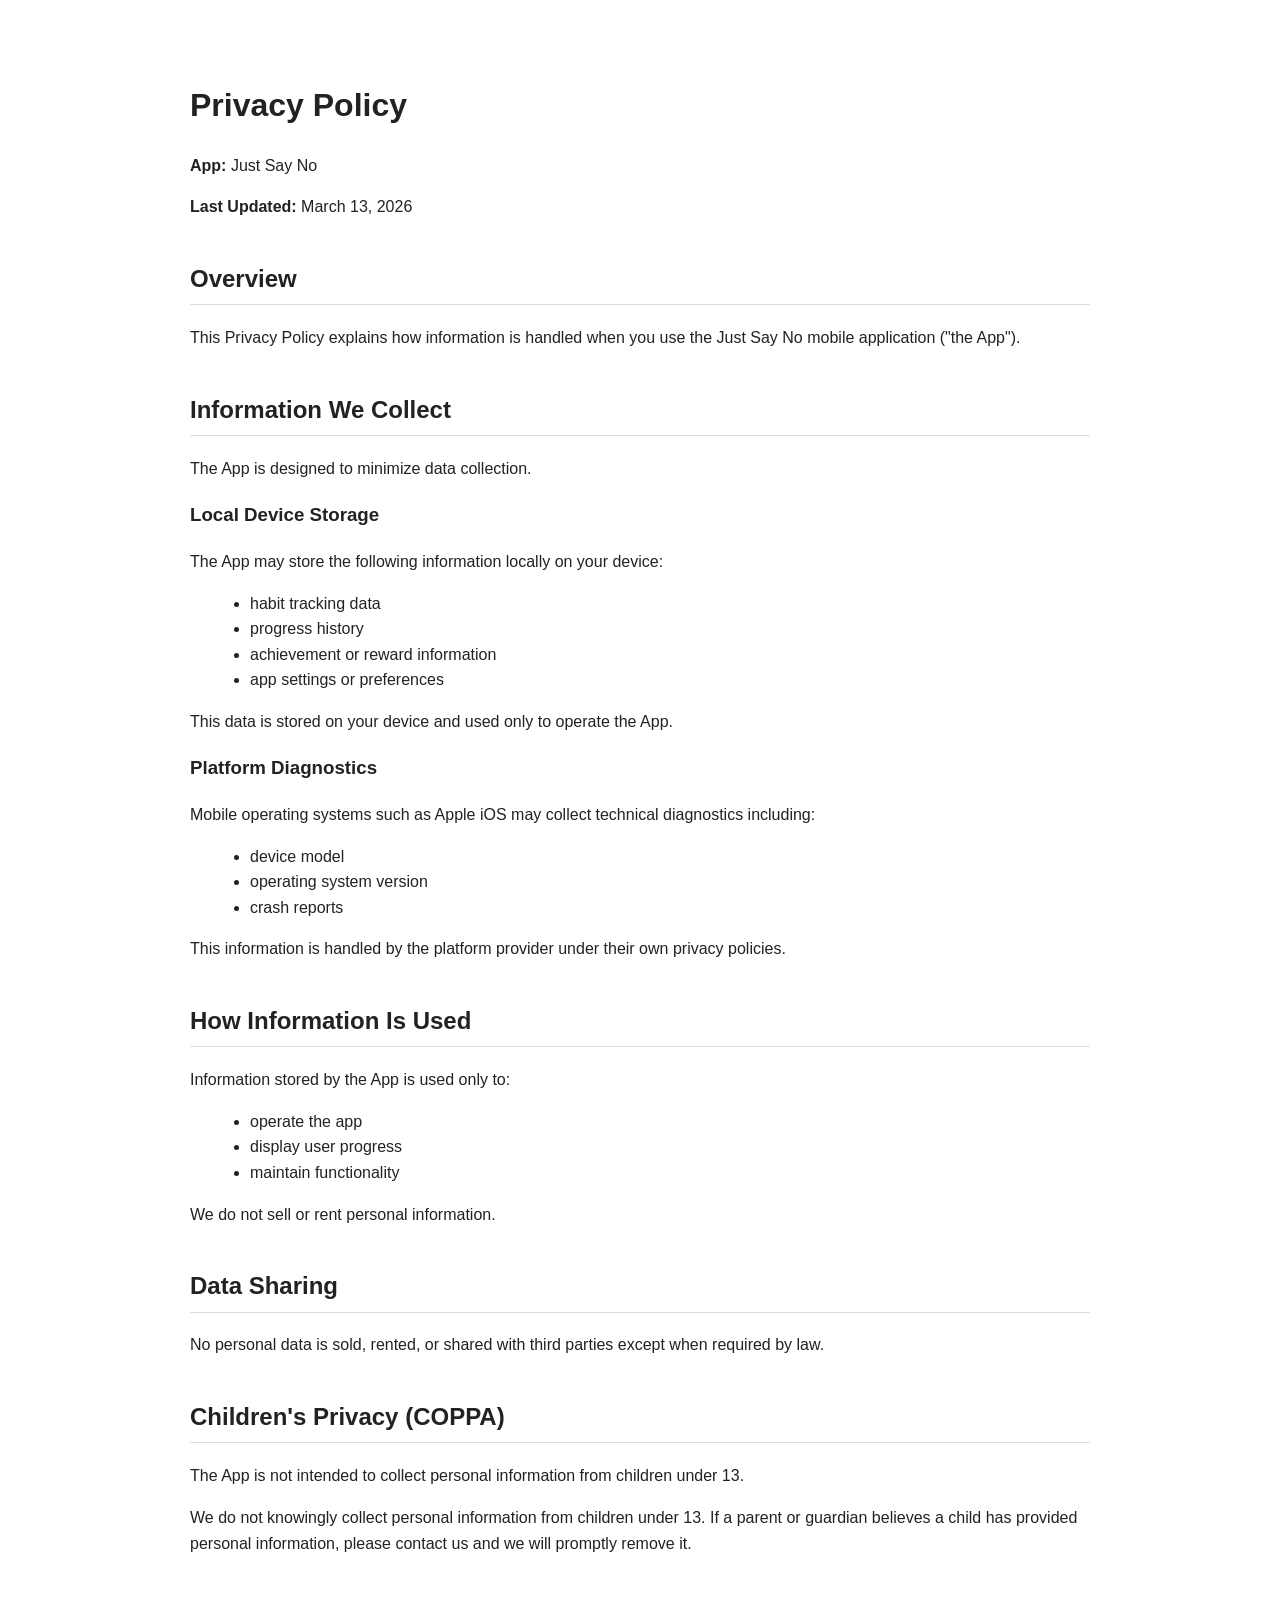
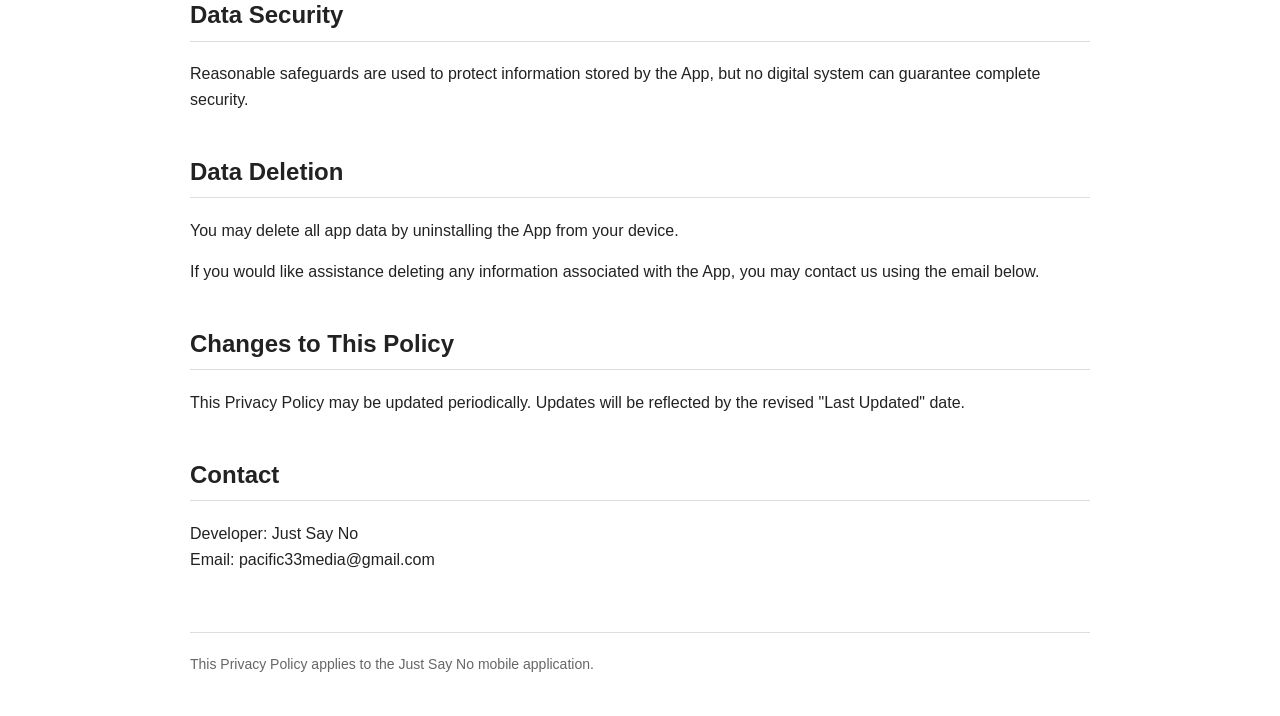
<file: privacy.html>
<!DOCTYPE html>
<html lang="en">
<head>
<meta charset="UTF-8">
<meta name="viewport" content="width=device-width, initial-scale=1.0">
<title>Just Say No – Privacy Policy</title>

<style>
body{
font-family:-apple-system,BlinkMacSystemFont,"Segoe UI",Roboto,Helvetica,Arial,sans-serif;
max-width:900px;
margin:auto;
padding:40px 20px;
line-height:1.6;
color:#222;
background:#fff;
}

h1,h2{
margin-top:40px;
}

h2{
border-bottom:1px solid #ddd;
padding-bottom:6px;
}

ul{
margin-left:20px;
}

footer{
margin-top:60px;
border-top:1px solid #ddd;
padding-top:20px;
font-size:14px;
color:#666;
}
</style>

</head>
<body>

<h1>Privacy Policy</h1>
<p><strong>App:</strong> Just Say No</p>
<p><strong>Last Updated:</strong> March 13, 2026</p>

<h2>Overview</h2>
<p>This Privacy Policy explains how information is handled when you use the Just Say No mobile application ("the App").</p>

<h2>Information We Collect</h2>

<p>The App is designed to minimize data collection.</p>

<h3>Local Device Storage</h3>

<p>The App may store the following information locally on your device:</p>

<ul>
<li>habit tracking data</li>
<li>progress history</li>
<li>achievement or reward information</li>
<li>app settings or preferences</li>
</ul>

<p>This data is stored on your device and used only to operate the App.</p>

<h3>Platform Diagnostics</h3>

<p>Mobile operating systems such as Apple iOS may collect technical diagnostics including:</p>

<ul>
<li>device model</li>
<li>operating system version</li>
<li>crash reports</li>
</ul>

<p>This information is handled by the platform provider under their own privacy policies.</p>

<h2>How Information Is Used</h2>

<p>Information stored by the App is used only to:</p>

<ul>
<li>operate the app</li>
<li>display user progress</li>
<li>maintain functionality</li>
</ul>

<p>We do not sell or rent personal information.</p>

<h2>Data Sharing</h2>

<p>No personal data is sold, rented, or shared with third parties except when required by law.</p>

<h2>Children's Privacy (COPPA)</h2>

<p>The App is not intended to collect personal information from children under 13.</p>

<p>We do not knowingly collect personal information from children under 13. If a parent or guardian believes a child has provided personal information, please contact us and we will promptly remove it.</p>

<h2>Data Security</h2>

<p>Reasonable safeguards are used to protect information stored by the App, but no digital system can guarantee complete security.</p>

<h2>Data Deletion</h2>

<p>You may delete all app data by uninstalling the App from your device.</p>

<p>If you would like assistance deleting any information associated with the App, you may contact us using the email below.</p>

<h2>Changes to This Policy</h2>

<p>This Privacy Policy may be updated periodically. Updates will be reflected by the revised "Last Updated" date.</p>

<h2>Contact</h2>

<p>
Developer: Just Say No<br>
Email: pacific33media@gmail.com
</p>

<footer>
This Privacy Policy applies to the Just Say No mobile application.
</footer>

</body>
</html>
</file>
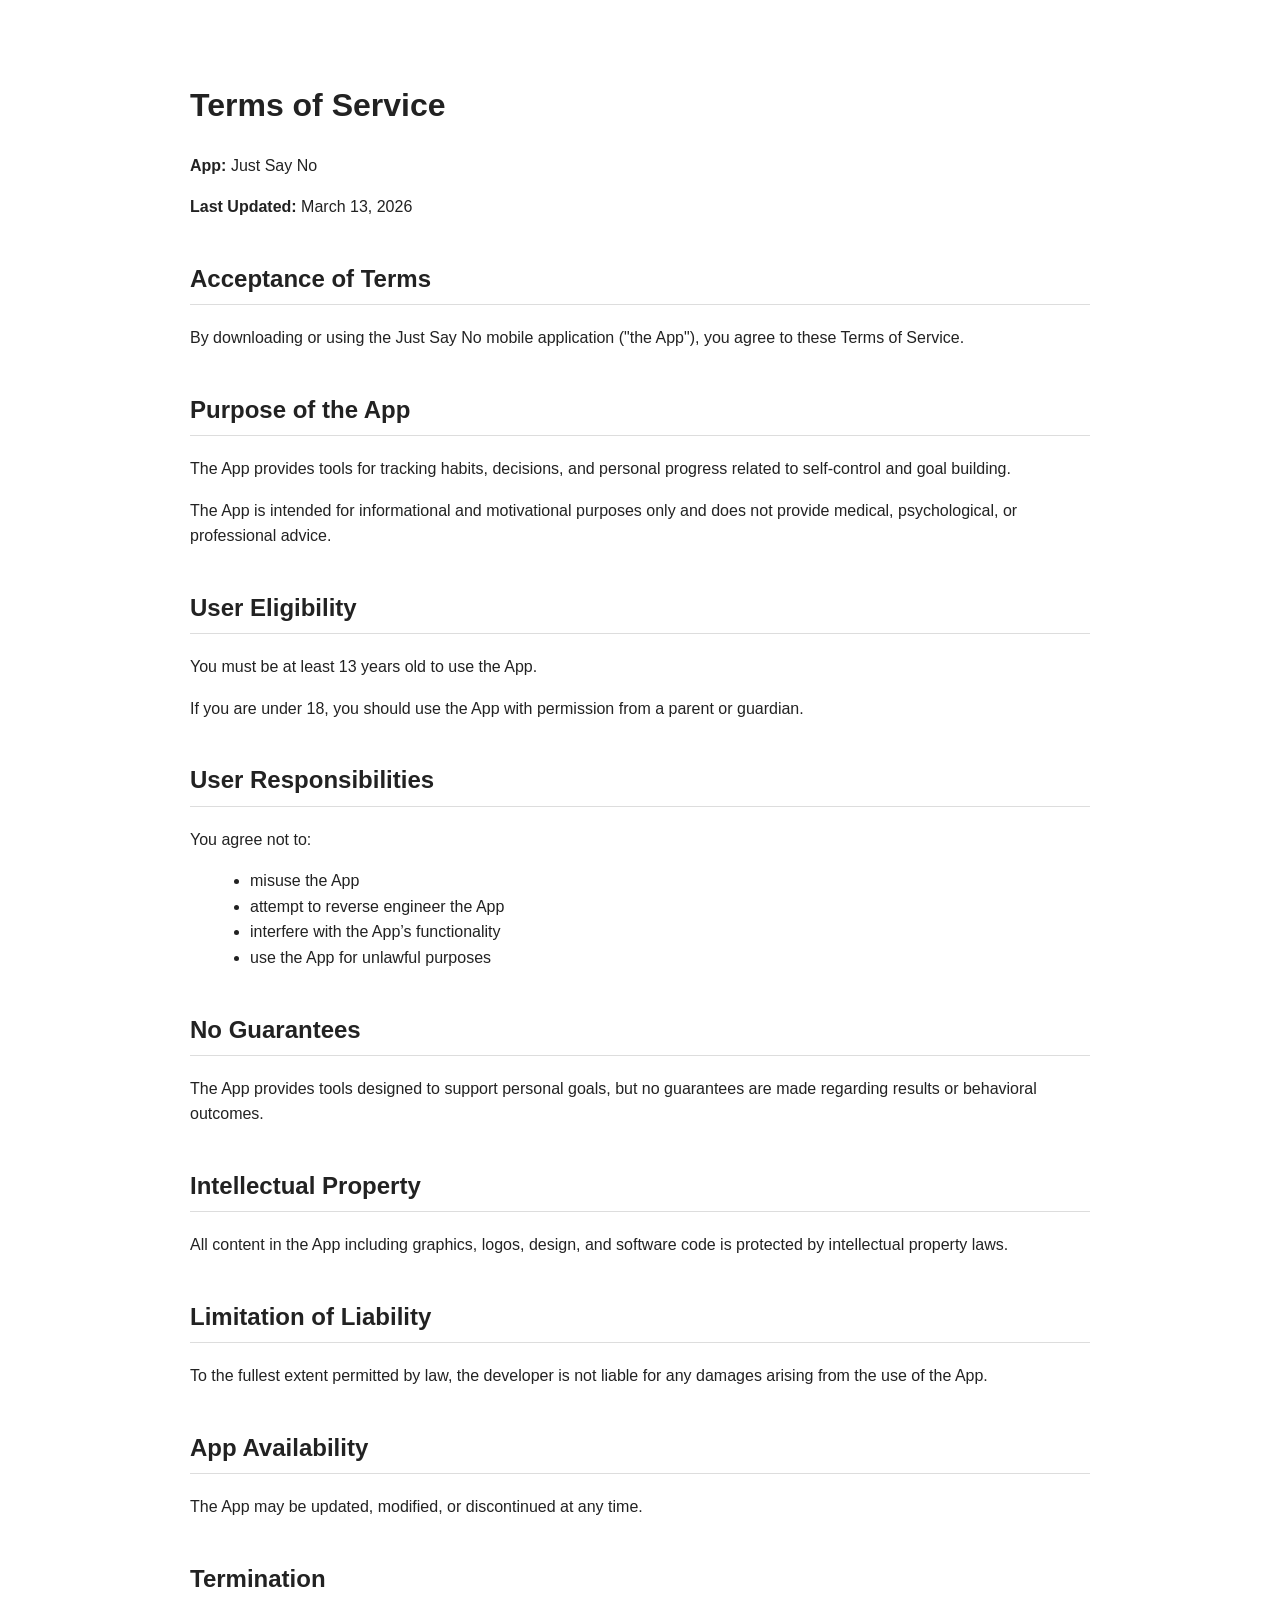
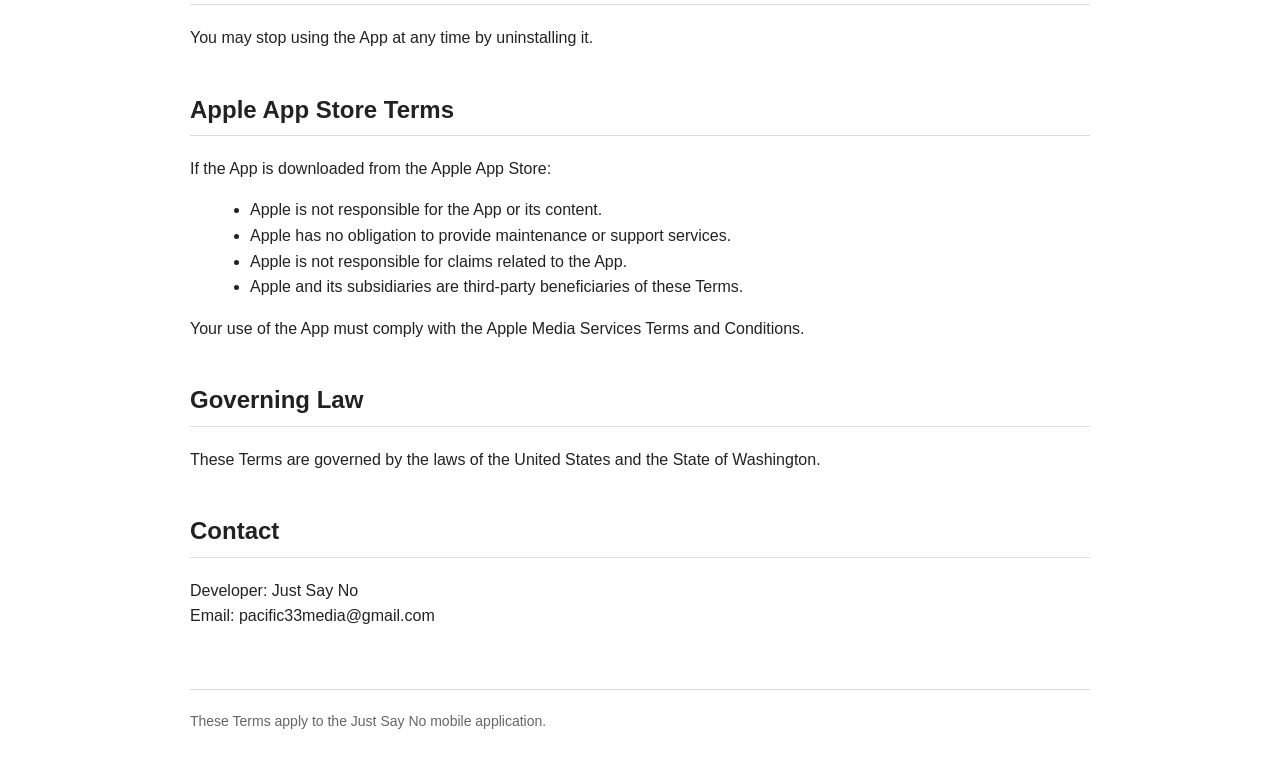
<file: terms.html>
<!DOCTYPE html>
<html lang="en">
<head>
<meta charset="UTF-8">
<meta name="viewport" content="width=device-width, initial-scale=1.0">
<title>Just Say No – Terms of Service</title>

<style>
body{
font-family:-apple-system,BlinkMacSystemFont,"Segoe UI",Roboto,Helvetica,Arial,sans-serif;
max-width:900px;
margin:auto;
padding:40px 20px;
line-height:1.6;
color:#222;
background:#fff;
}

h1,h2{
margin-top:40px;
}

h2{
border-bottom:1px solid #ddd;
padding-bottom:6px;
}

ul{
margin-left:20px;
}

footer{
margin-top:60px;
border-top:1px solid #ddd;
padding-top:20px;
font-size:14px;
color:#666;
}
</style>

</head>
<body>

<h1>Terms of Service</h1>
<p><strong>App:</strong> Just Say No</p>
<p><strong>Last Updated:</strong> March 13, 2026</p>

<h2>Acceptance of Terms</h2>

<p>By downloading or using the Just Say No mobile application ("the App"), you agree to these Terms of Service.</p>

<h2>Purpose of the App</h2>

<p>The App provides tools for tracking habits, decisions, and personal progress related to self-control and goal building.</p>

<p>The App is intended for informational and motivational purposes only and does not provide medical, psychological, or professional advice.</p>

<h2>User Eligibility</h2>

<p>You must be at least 13 years old to use the App.</p>

<p>If you are under 18, you should use the App with permission from a parent or guardian.</p>

<h2>User Responsibilities</h2>

<p>You agree not to:</p>

<ul>
<li>misuse the App</li>
<li>attempt to reverse engineer the App</li>
<li>interfere with the App’s functionality</li>
<li>use the App for unlawful purposes</li>
</ul>

<h2>No Guarantees</h2>

<p>The App provides tools designed to support personal goals, but no guarantees are made regarding results or behavioral outcomes.</p>

<h2>Intellectual Property</h2>

<p>All content in the App including graphics, logos, design, and software code is protected by intellectual property laws.</p>

<h2>Limitation of Liability</h2>

<p>To the fullest extent permitted by law, the developer is not liable for any damages arising from the use of the App.</p>

<h2>App Availability</h2>

<p>The App may be updated, modified, or discontinued at any time.</p>

<h2>Termination</h2>

<p>You may stop using the App at any time by uninstalling it.</p>

<h2>Apple App Store Terms</h2>

<p>If the App is downloaded from the Apple App Store:</p>

<ul>
<li>Apple is not responsible for the App or its content.</li>
<li>Apple has no obligation to provide maintenance or support services.</li>
<li>Apple is not responsible for claims related to the App.</li>
<li>Apple and its subsidiaries are third-party beneficiaries of these Terms.</li>
</ul>

<p>Your use of the App must comply with the Apple Media Services Terms and Conditions.</p>

<h2>Governing Law</h2>

<p>These Terms are governed by the laws of the United States and the State of Washington.</p>

<h2>Contact</h2>

<p>
Developer: Just Say No<br>
Email: pacific33media@gmail.com
</p>

<footer>
These Terms apply to the Just Say No mobile application.
</footer>

</body>
</html>
</file>
